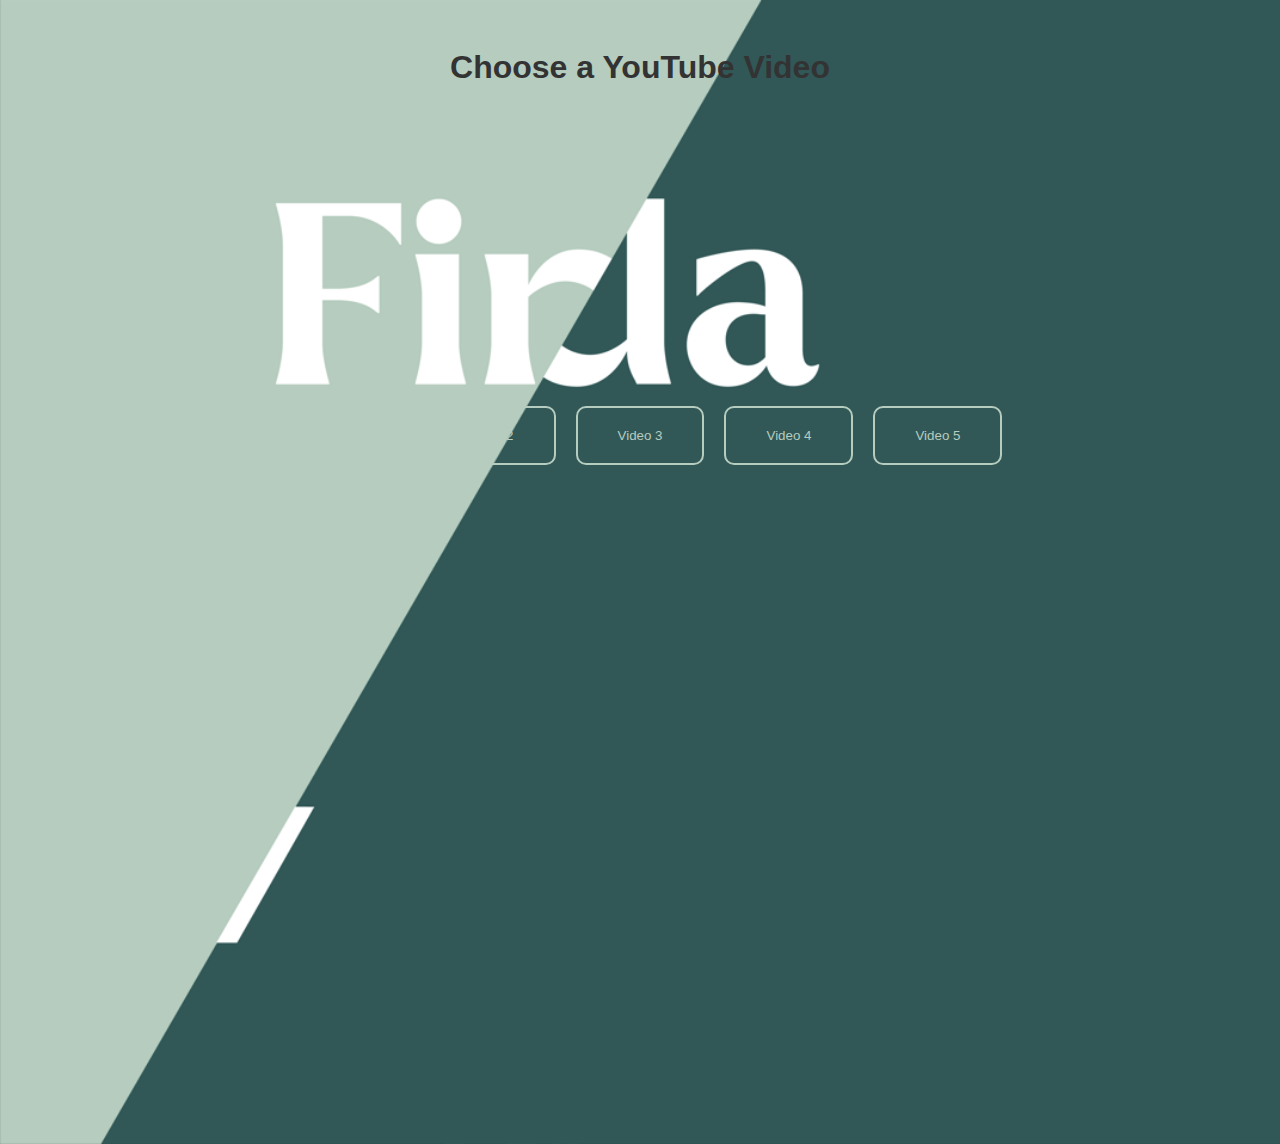
<file: Firda_video_selector/index.html>
<!DOCTYPE html>
<html lang="en">
<head>
    <meta charset="UTF-8">
    <meta name="viewport" content="width=device-width, initial-scale=1.0">
    <link rel="stylesheet" href="style.css">
    <title>YouTube Video Selector</title>
</head>
<body>
    <h1>Choose a YouTube Video</h1>
    
    <div class="button-container">
        <a href="videos/video1.html"><button>Video 1</button></a>
        <a href="videos/video2.html"><button>Video 2</button></a>
        <a href="videos/video3.html"><button>Video 3</button></a>
        <a href="videos/video4.html"><button>Video 4</button></a>
        <a href="videos/video5.html"><button>Video 5</button></a>
    </div>
</body>
</html>
</file>
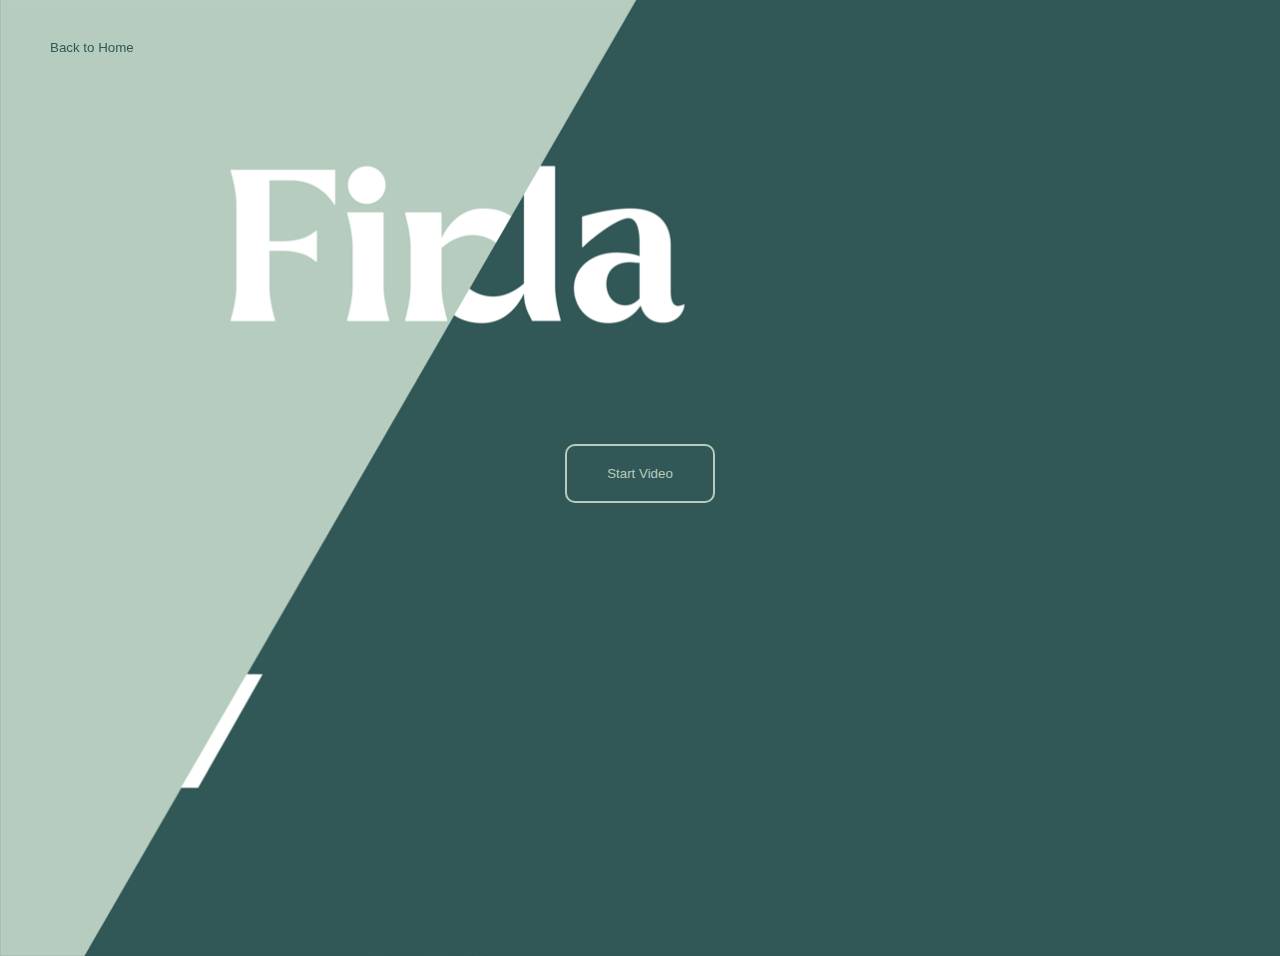
<file: Firda_video_selector/videos/video1.html>
<!DOCTYPE html>
<html lang="en">
<head>
    <meta charset="UTF-8">
    <meta name="viewport" content="width=device-width, initial-scale=1.0">
    <title>Video Page 1</title>
    <link rel="stylesheet" href="../style.css"> <!-- Adjust the path to style.css -->
    <style>
        /* Center-aligning styles for the button and text */
        .center {
            display: flex;
            flex-direction: column;
            justify-content: center;
            align-items: center;
            height: 100vh;
            margin: 0;
        }

        .button {
            margin-bottom: 20px;
        }

        .text {
            font-size: 24px;
            text-align: center;
            display: none; /* Initially hidden */
        }

        .center #show-text {
            color: #B5CCBE
        }
    </style>
</head>
<body>
    <div class="center">
        <button id="start-button" class="button">Start Video</button> <!-- Button to start the video -->
        <div class="text" id="show-text">placeholder text</div> <!-- Text to show -->
        <button id="back-button">Back to Home</button> <!-- Add the "button" class -->
    </div>
    <div class="video-container" style="display: none;"> <!-- Hide the video container initially -->
        <video id="video" controls>
            <source src="video1.mp4" type="video/mp4"> <!-- Adjust the path to your video file -->
            Your browser does not support the video tag.
        </video>
    </div>
    <script>
        document.addEventListener("DOMContentLoaded", function () {
            const startButton = document.getElementById("start-button");
            const videoContainer = document.querySelector(".video-container");
            const backButton = document.getElementById("back-button");
            const showText = document.getElementById("show-text");

            backButton.addEventListener("click", function () {
                window.location.href = "../index.html";
            });

            // Function to request fullscreen
            function requestFullscreen() {
                const video = document.getElementById("video");
                if (video.requestFullscreen) {
                    video.requestFullscreen();
                } else if (video.mozRequestFullScreen) { // Firefox
                    video.mozRequestFullScreen();
                } else if (video.webkitRequestFullscreen) { // Chrome, Safari, and Opera
                    video.webkitRequestFullscreen();
                } else if (video.msRequestFullscreen) { // IE/Edge
                    video.msRequestFullscreen();
                }
            }

            // Function to start video and go fullscreen
            function startVideo() {
                videoContainer.style.display = "block"; // Show the video container
                startButton.style.display = "none"; // Hide the start button
                showText.style.display = "none"; // Hide the text
                requestFullscreen(); // Request fullscreen
                setTimeout(() => {
                    video.play();
                }, 1000);
            }

            video.addEventListener("ended", function () {
                showText.style.display = "block"; // Show the text

                setTimeout(() => {
                    videoContainer.style.display = "none"; // Hide the video container
                }, 500);

                setTimeout(function () {
                    window.location.href = "../index.html";
                }, 10000); // 10 seconds (adjust as needed)

                // Hide the back button after the video ends
            });

            startButton.addEventListener("click", startVideo);

        });
    </script>
</body>
</html>
</file>
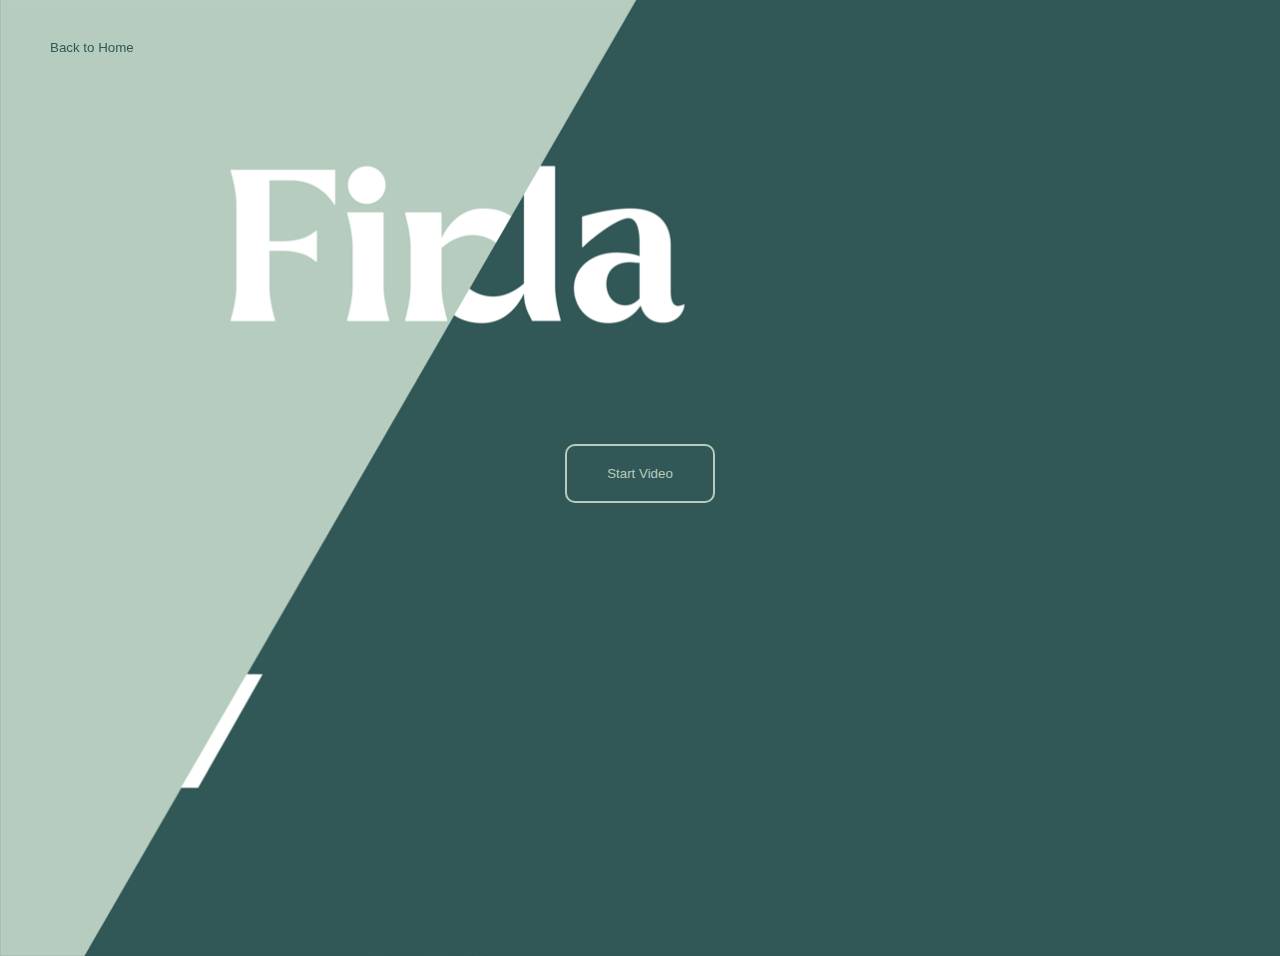
<file: Firda_video_selector/videos/video2.html>
<!DOCTYPE html>
<html lang="en">
<head>
    <meta charset="UTF-8">
    <meta name="viewport" content="width=device-width, initial-scale=1.0">
    <title>Video Page 2</title>
    <link rel="stylesheet" href="../style.css"> <!-- Adjust the path to style.css -->
    <style>
        /* Center-aligning styles for the button and text */
        .center {
            display: flex;
            flex-direction: column;
            justify-content: center;
            align-items: center;
            height: 100vh;
            margin: 0;
        }

        .button {
            margin-bottom: 20px;
        }

        .text {
            font-size: 24px;
            text-align: center;
            display: none; /* Initially hidden */
        }

        .center #show-text {
            color: #B5CCBE
        }
    </style>
</head>
<body>
    <div class="center">
        <button id="start-button" class="button">Start Video</button> <!-- Button to start the video -->
        <div class="text" id="show-text">placeholder text</div> <!-- Text to show -->
        <button id="back-button">Back to Home</button> <!-- Add the "button" class -->
    </div>
    <div class="video-container" style="display: none;"> <!-- Hide the video container initially -->
        <video id="video" controls>
            <source src="video2.mp4" type="video/mp4"> <!-- Adjust the path to your video file -->
            Your browser does not support the video tag.
        </video>
    </div>
    <script>
        document.addEventListener("DOMContentLoaded", function () {
            const startButton = document.getElementById("start-button");
            const videoContainer = document.querySelector(".video-container");
            const backButton = document.getElementById("back-button");
            const showText = document.getElementById("show-text");

            backButton.addEventListener("click", function () {
                window.location.href = "../index.html";
            });

            // Function to request fullscreen
            function requestFullscreen() {
                const video = document.getElementById("video");
                if (video.requestFullscreen) {
                    video.requestFullscreen();
                } else if (video.mozRequestFullScreen) { // Firefox
                    video.mozRequestFullScreen();
                } else if (video.webkitRequestFullscreen) { // Chrome, Safari, and Opera
                    video.webkitRequestFullscreen();
                } else if (video.msRequestFullscreen) { // IE/Edge
                    video.msRequestFullscreen();
                }
            }

            // Function to start video and go fullscreen
            function startVideo() {
                videoContainer.style.display = "block"; // Show the video container
                startButton.style.display = "none"; // Hide the start button
                showText.style.display = "none"; // Hide the text
                requestFullscreen(); // Request fullscreen
                setTimeout(() => {
                    video.play();
                }, 1000);
            }

            video.addEventListener("ended", function () {
                showText.style.display = "block"; // Show the text

                setTimeout(() => {
                    videoContainer.style.display = "none"; // Hide the video container
                }, 500);

                setTimeout(function () {
                    window.location.href = "../index.html";
                }, 10000); // 10 seconds (adjust as needed)

                // Hide the back button after the video ends
            });

            startButton.addEventListener("click", startVideo);

        });
    </script>
</body>
</html>
</file>
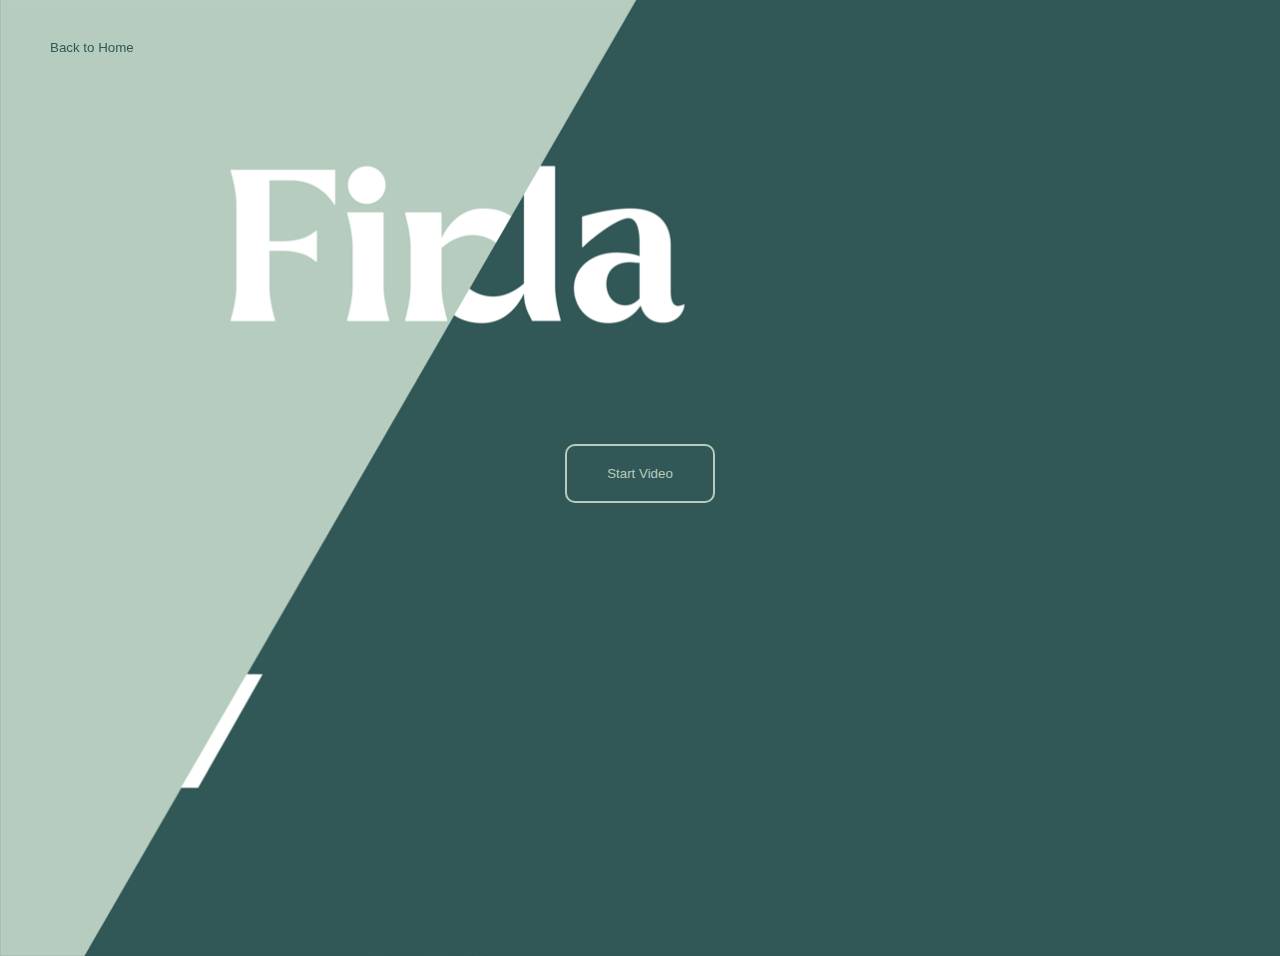
<file: Firda_video_selector/videos/video3.html>
<!DOCTYPE html>
<html lang="en">
<head>
    <meta charset="UTF-8">
    <meta name="viewport" content="width=device-width, initial-scale=1.0">
    <title>Video Page 3</title>
    <link rel="stylesheet" href="../style.css"> <!-- Adjust the path to style.css -->
    <style>
        /* Center-aligning styles for the button and text */
        .center {
            display: flex;
            flex-direction: column;
            justify-content: center;
            align-items: center;
            height: 100vh;
            margin: 0;
        }

        .button {
            margin-bottom: 20px;
        }

        .text {
            font-size: 24px;
            text-align: center;
            display: none; /* Initially hidden */
        }

        .center #show-text {
            color: #B5CCBE
        }
    </style>
</head>
<body>
    <div class="center">
        <button id="start-button" class="button">Start Video</button> <!-- Button to start the video -->
        <div class="text" id="show-text">placeholder text</div> <!-- Text to show -->
        <button id="back-button">Back to Home</button> <!-- Add the "button" class -->
    </div>
    <div class="video-container" style="display: none;"> <!-- Hide the video container initially -->
        <video id="video" controls>
            <source src="video3.mp4" type="video/mp4"> <!-- Adjust the path to your video file -->
            Your browser does not support the video tag.
        </video>
    </div>
    <script>
        document.addEventListener("DOMContentLoaded", function () {
            const startButton = document.getElementById("start-button");
            const videoContainer = document.querySelector(".video-container");
            const backButton = document.getElementById("back-button");
            const showText = document.getElementById("show-text");

            backButton.addEventListener("click", function () {
                window.location.href = "../index.html";
            });

            // Function to request fullscreen
            function requestFullscreen() {
                const video = document.getElementById("video");
                if (video.requestFullscreen) {
                    video.requestFullscreen();
                } else if (video.mozRequestFullScreen) { // Firefox
                    video.mozRequestFullScreen();
                } else if (video.webkitRequestFullscreen) { // Chrome, Safari, and Opera
                    video.webkitRequestFullscreen();
                } else if (video.msRequestFullscreen) { // IE/Edge
                    video.msRequestFullscreen();
                }
            }

            // Function to start video and go fullscreen
            function startVideo() {
                videoContainer.style.display = "block"; // Show the video container
                startButton.style.display = "none"; // Hide the start button
                showText.style.display = "none"; // Hide the text
                requestFullscreen(); // Request fullscreen
                setTimeout(() => {
                    video.play();
                }, 1000);
            }

            video.addEventListener("ended", function () {
                showText.style.display = "block"; // Show the text

                setTimeout(() => {
                    videoContainer.style.display = "none"; // Hide the video container
                }, 500);

                setTimeout(function () {
                    window.location.href = "../index.html";
                }, 10000); // 10 seconds (adjust as needed)

                // Hide the back button after the video ends
            });

            startButton.addEventListener("click", startVideo);

        });
    </script>
</body>
</html>
</file>
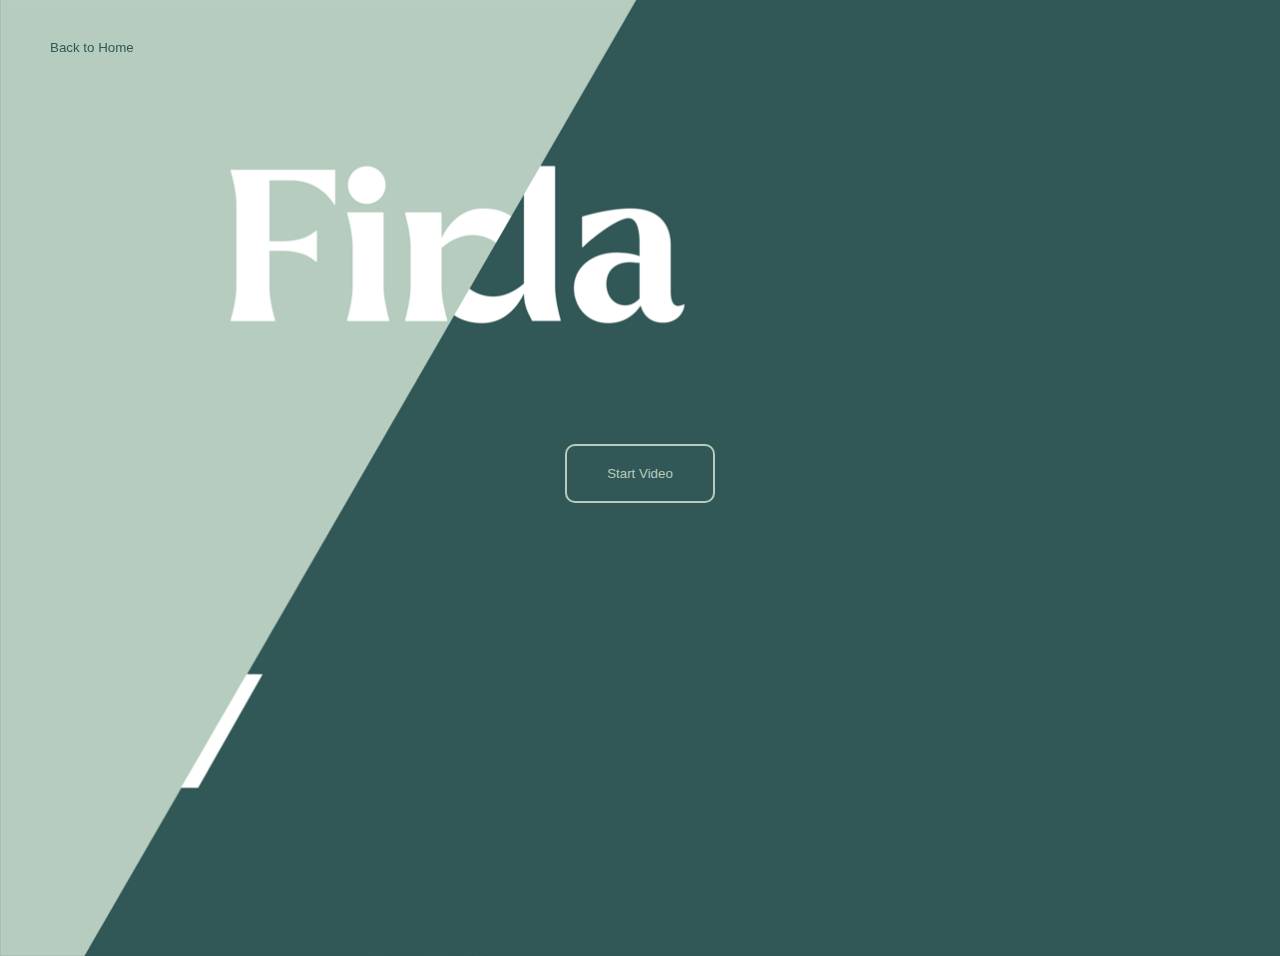
<file: Firda_video_selector/videos/video4.html>
<!DOCTYPE html>
<html lang="en">
<head>
    <meta charset="UTF-8">
    <meta name="viewport" content="width=device-width, initial-scale=1.0">
    <title>Video Page 4</title>
    <link rel="stylesheet" href="../style.css"> <!-- Adjust the path to style.css -->
    <style>
        /* Center-aligning styles for the button and text */
        .center {
            display: flex;
            flex-direction: column;
            justify-content: center;
            align-items: center;
            height: 100vh;
            margin: 0;
        }

        .button {
            margin-bottom: 20px;
        }

        .text {
            font-size: 24px;
            text-align: center;
            display: none; /* Initially hidden */
        }

        .center #show-text {
            color: #B5CCBE
        }
    </style>
</head>
<body>
    <div class="center">
        <button id="start-button" class="button">Start Video</button> <!-- Button to start the video -->
        <div class="text" id="show-text">placeholder text</div> <!-- Text to show -->
        <button id="back-button">Back to Home</button> <!-- Add the "button" class -->
    </div>
    <div class="video-container" style="display: none;"> <!-- Hide the video container initially -->
        <video id="video" controls>
            <source src="video4.mp4" type="video/mp4"> <!-- Adjust the path to your video file -->
            Your browser does not support the video tag.
        </video>
    </div>
    <script>
        document.addEventListener("DOMContentLoaded", function () {
            const startButton = document.getElementById("start-button");
            const videoContainer = document.querySelector(".video-container");
            const backButton = document.getElementById("back-button");
            const showText = document.getElementById("show-text");

            backButton.addEventListener("click", function () {
                window.location.href = "../index.html";
            });

            // Function to request fullscreen
            function requestFullscreen() {
                const video = document.getElementById("video");
                if (video.requestFullscreen) {
                    video.requestFullscreen();
                } else if (video.mozRequestFullScreen) { // Firefox
                    video.mozRequestFullScreen();
                } else if (video.webkitRequestFullscreen) { // Chrome, Safari, and Opera
                    video.webkitRequestFullscreen();
                } else if (video.msRequestFullscreen) { // IE/Edge
                    video.msRequestFullscreen();
                }
            }

            // Function to start video and go fullscreen
            function startVideo() {
                videoContainer.style.display = "block"; // Show the video container
                startButton.style.display = "none"; // Hide the start button
                showText.style.display = "none"; // Hide the text
                requestFullscreen(); // Request fullscreen
                setTimeout(() => {
                    video.play();
                }, 1000);
            }

            video.addEventListener("ended", function () {
                showText.style.display = "block"; // Show the text

                setTimeout(() => {
                    videoContainer.style.display = "none"; // Hide the video container
                }, 500);

                setTimeout(function () {
                    window.location.href = "../index.html";
                }, 10000); // 10 seconds (adjust as needed)

                // Hide the back button after the video ends
            });

            startButton.addEventListener("click", startVideo);

        });
    </script>
</body>
</html>
</file>
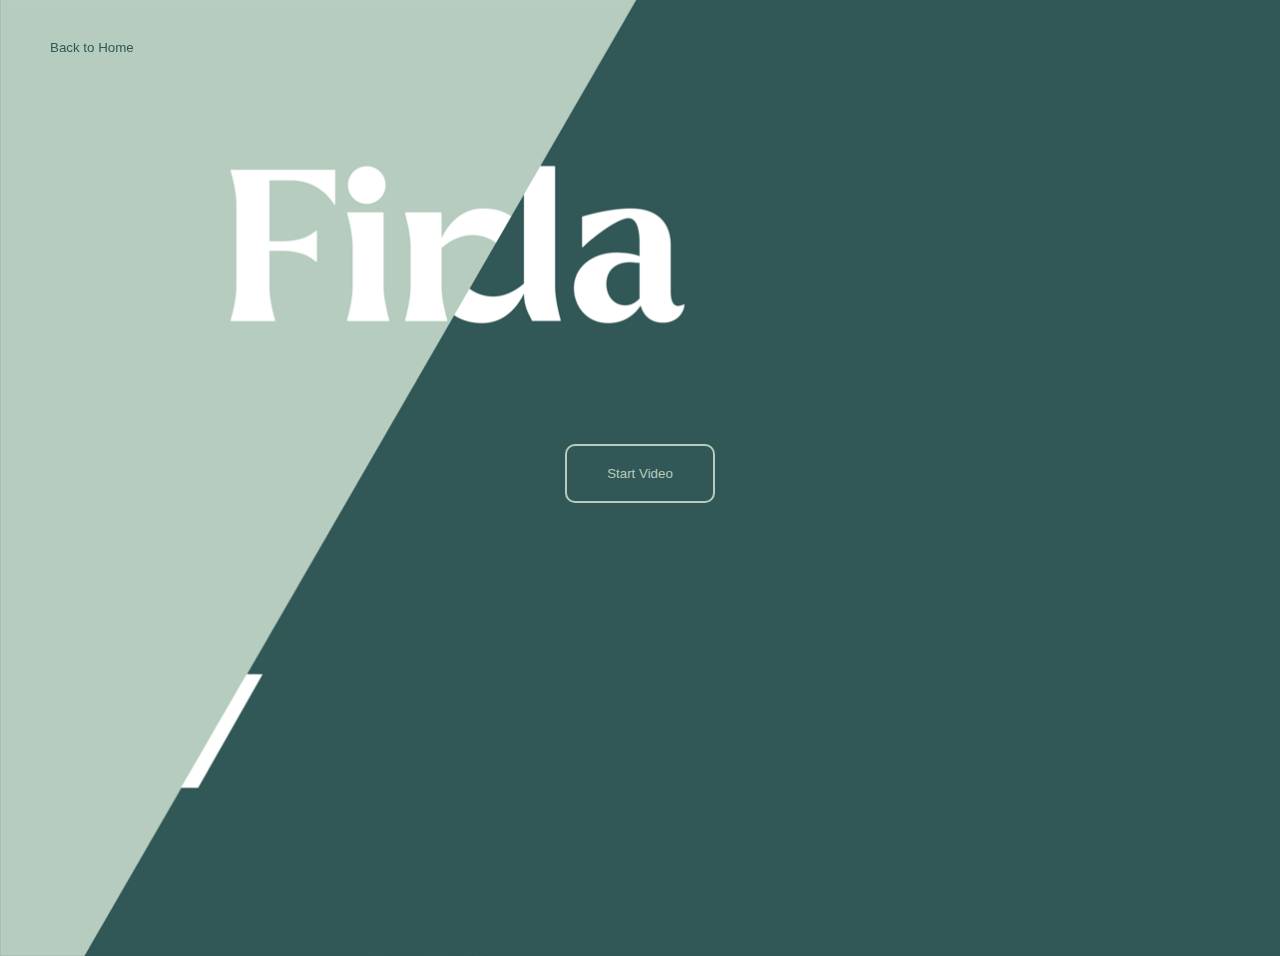
<file: Firda_video_selector/videos/video5.html>
<!DOCTYPE html>
<html lang="en">
<head>
    <meta charset="UTF-8">
    <meta name="viewport" content="width=device-width, initial-scale=1.0">
    <title>Video Page 5</title>
    <link rel="stylesheet" href="../style.css"> <!-- Adjust the path to style.css -->
    <style>
        /* Center-aligning styles for the button and text */
        .center {
            display: flex;
            flex-direction: column;
            justify-content: center;
            align-items: center;
            height: 100vh;
            margin: 0;
        }

        .button {
            margin-bottom: 20px;
        }

        .text {
            font-size: 24px;
            text-align: center;
            display: none; /* Initially hidden */
        }

        .center #show-text {
            color: #B5CCBE
        }
    </style>
</head>
<body>
    <div class="center">
        <button id="start-button" class="button">Start Video</button> <!-- Button to start the video -->
        <div class="text" id="show-text">placeholder text</div> <!-- Text to show -->
        <button id="back-button">Back to Home</button> <!-- Add the "button" class -->
    </div>
    <div class="video-container" style="display: none;"> <!-- Hide the video container initially -->
        <video id="video" controls>
            <source src="video5.mp4" type="video/mp4"> <!-- Adjust the path to your video file -->
            Your browser does not support the video tag.
        </video>
    </div>
    <script>
        document.addEventListener("DOMContentLoaded", function () {
            const startButton = document.getElementById("start-button");
            const videoContainer = document.querySelector(".video-container");
            const backButton = document.getElementById("back-button");
            const showText = document.getElementById("show-text");

            backButton.addEventListener("click", function () {
                window.location.href = "../index.html";
            });

            // Function to request fullscreen
            function requestFullscreen() {
                const video = document.getElementById("video");
                if (video.requestFullscreen) {
                    video.requestFullscreen();
                } else if (video.mozRequestFullScreen) { // Firefox
                    video.mozRequestFullScreen();
                } else if (video.webkitRequestFullscreen) { // Chrome, Safari, and Opera
                    video.webkitRequestFullscreen();
                } else if (video.msRequestFullscreen) { // IE/Edge
                    video.msRequestFullscreen();
                }
            }

            // Function to start video and go fullscreen
            function startVideo() {
                videoContainer.style.display = "block"; // Show the video container
                startButton.style.display = "none"; // Hide the start button
                showText.style.display = "none"; // Hide the text
                requestFullscreen(); // Request fullscreen
                setTimeout(() => {
                    video.play();
                }, 1000);
            }

            video.addEventListener("ended", function () {
                showText.style.display = "block"; // Show the text

                setTimeout(() => {
                    videoContainer.style.display = "none"; // Hide the video container
                }, 500);

                setTimeout(function () {
                    window.location.href = "../index.html";
                }, 10000); // 10 seconds (adjust as needed)

                // Hide the back button after the video ends
            });

            startButton.addEventListener("click", startVideo);

        });
    </script>
</body>
</html>
</file>
<file: Firda_video_selector/style.css>
body {
    font-family: Arial, sans-serif;
    text-align: center;
    background-color: #f0f0f0;
    padding: 20px;
    overflow: hidden;
    background-image: url('firda_backgroundteams_final-01.png');
    background-size: cover;
    background-repeat: no-repeat;
}

h1 {
    color: #333;
}

/* Style for the button container */
.button-container {
    display: flex;
    justify-content: center; /* Center horizontally */
    align-items: flex-start; /* Align to the top vertically */
    height: 80vh; /* Reduce the container height */
    padding-top: 32vh; /* Add space at the top */
}

/* Style for the buttons */
button {
    margin: 10px;
    padding: 20px 40px; /* Increase button size as needed */
    background-color: transparent; /* Remove button background */
    color: #B5CCBE; /* Set button text color */
    cursor: pointer;
    border: 2px solid #B5CCBE; /* Add button border */
    text-decoration: none;
    border-radius: 10px; /* Add rounded edges */
}

button:hover {
    background-color: #B5CCBE;
}

/* Style for the back button */
#back-button {
    position: fixed;
    top: 20px;
    left: 20px;
    color: #315857;
    padding: 10px 20px;
    border: none;
    cursor: pointer;
    z-index: 1;
}

#back-button:hover {
    background-color: #315857;
    color: #B5CCBE
}

.video-container {
    display: block;
    margin: 20px auto;
    max-width: 800px; /* Limit the width of the video container */
    max-height: 80vh; /* Limit the height to 80% of viewport height */
    overflow: hidden; /* Hide any overflow */
    position: relative; /* Allow absolute positioning of fullscreen button */
}

/* Style for the video element inside the container */
video {
    width: 100%;
    height: 100%;
    object-fit: contain; /* Preserve aspect ratio and fit within the container */
}

/* Style for the full-screen button */
#fullscreen-button {
    position: absolute;
    top: 10px;
    right: 10px;
    background-color: #007acc;
    color: #fff;
    padding: 10px 20px;
    border: none;
    cursor: pointer;
    z-index: 1;
}

#fullscreen-button:hover {
    background-color: #005ea6;
}

/* Style for the replay and back buttons */
#replay-button,
#back-home-button {
    display: none;
    margin: 20px auto;
    max-width: 100%; /* Make the buttons responsive */
}

.menu {
    background-color: #fff;
    border: 1px solid #ddd;
    padding: 20px;
    position: fixed;
    top: 50%;
    left: 50%;
    transform: translate(-50%, -50%);
    display: none;
}

.menu-button {
    margin: 10px;
    padding: 10px 20px;
    background-color: #007acc;
    color: #fff;
    cursor: pointer;
    border: none;
    text-decoration: none;
}

.menu-button:hover {
    background-color: #005ea6;
}
</file>
